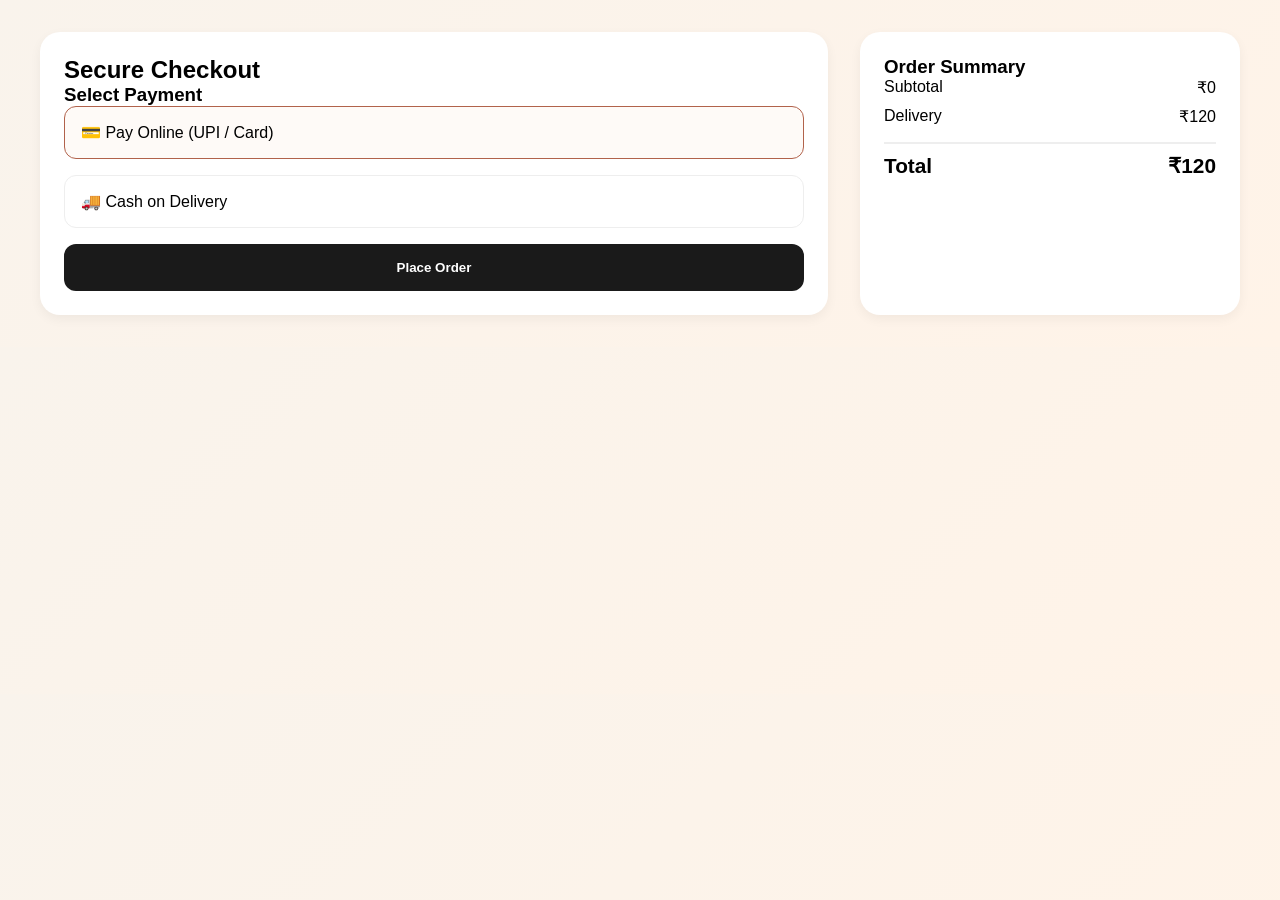
<file: checkout.html>
<!DOCTYPE html>
<html lang="en">
<head>
<meta charset="UTF-8">
<meta name="viewport" content="width=device-width, initial-scale=1.0">
<title>Checkout | RenukaKetlary</title>

<link rel="stylesheet" href="https://cdnjs.cloudflare.com/ajax/libs/font-awesome/6.6.0/css/all.min.css">

<style>
* { margin:0; padding:0; box-sizing:border-box; }

body {
    font-family: 'Inter', sans-serif;
    background: linear-gradient(135deg, #f9f3ec, #fff3e8);
}

/* NAV */
.navigator {
    background: white;
    padding: 0.5rem 2rem;
}
.logo {
    height: 50px;
}

/* LAYOUT */
.checkout-container {
    max-width: 1200px;
    margin: 2rem auto;
    display: grid;
    grid-template-columns: 1fr 380px;
    gap: 2rem;
}

/* LEFT */
.payment-section {
    background: white;
    border-radius: 20px;
    padding: 1.5rem;
    box-shadow: 0 4px 12px rgba(0,0,0,0.05);
}

.payment-option {
    border: 1px solid #eee;
    padding: 1rem;
    border-radius: 12px;
    margin-bottom: 1rem;
    cursor: pointer;
}

.payment-option.selected {
    border-color: #b1624b;
    background: #fefaf7;
}

/* RIGHT */
.order-summary {
    background: white;
    border-radius: 20px;
    padding: 1.5rem;
    box-shadow: 0 4px 12px rgba(0,0,0,0.05);
}

.cart-item {
    display:flex;
    justify-content:space-between;
    margin-bottom:10px;
}

.total-row {
    display:flex;
    justify-content:space-between;
    font-size:1.3rem;
    font-weight:700;
    margin-top:1rem;
    border-top:2px solid #eee;
    padding-top:10px;
}

/* BUTTON */
.place-order-btn {
    width:100%;
    padding:1rem;
    background:#1a1a1a;
    color:white;
    border:none;
    border-radius:12px;
    font-weight:600;
    cursor:pointer;
}

.place-order-btn:hover {
    background:#b1624b;
}
/* Responsive Styles - Mobile & Tablet */
@media (max-width: 900px) {
  .checkout-container {
    grid-template-columns: 1fr; /* Stack columns vertically */
    gap: 1.5rem;
    margin: 1rem;
  }

  /* Move order summary above payment section for better mobile UX */
  .order-summary {
    order: -1;
  }

  .payment-section,
  .order-summary {
    padding: 1.2rem;
  }
}

@media (max-width: 640px) {
  .payment-section {
    padding: 1rem;
  }

  .order-summary {
    padding: 1rem;
  }

  /* Adjust font sizes for better readability */
  h2 {
    font-size: 1.5rem;
  }

  h3 {
    font-size: 1.2rem;
  }

  .cart-item {
    font-size: 0.95rem;
    flex-wrap: wrap;
    gap: 0.25rem;
  }

  .cart-item span:first-child {
    flex: 1; /* Allow item name to take available space */
  }

  .total-row {
    font-size: 1.1rem;
  }

  .place-order-btn {
    padding: 0.9rem;
    font-size: 1rem;
  }

  .payment-option {
    padding: 0.8rem;
    font-size: 0.95rem;
  }
}

@media (max-width: 480px) {
  .checkout-container {
    margin: 0.75rem;
    gap: 1rem;
  }

  /* Stack cart item details for very narrow screens */
  .cart-item {
    flex-direction: column;
    align-items: flex-start;
    border-bottom: 1px solid #eee;
    padding-bottom: 8px;
    margin-bottom: 8px;
  }

  .cart-item span:last-child {
    align-self: flex-end;
    font-weight: 500;
  }

  .total-row {
    flex-direction: row; /* Keep row layout on total */
    justify-content: space-between;
  }

  .payment-option {
    font-size: 0.9rem;
    padding: 12px;
  }

  .place-order-btn {
    padding: 0.8rem;
  }
}

/* Extra small devices (e.g., iPhone SE, small Android) */
@media (max-width: 360px) {
  .payment-section h2 {
    font-size: 1.3rem;
  }

  .order-summary h3 {
    font-size: 1.1rem;
  }

  .cart-item {
    font-size: 0.85rem;
  }
}

</style>
</head>

<body>

<div class="checkout-container">

<!-- LEFT -->
<div class="payment-section">
<h2>Secure Checkout</h2>

<h3>Select Payment</h3>

<div id="online" class="payment-option selected">
💳 Pay Online (UPI / Card)
</div>

<div id="cod" class="payment-option">
🚚 Cash on Delivery
</div>

<button id="placeOrderBtn" class="place-order-btn">
Place Order
</button>

</div>

<!-- RIGHT -->
<div class="order-summary" id="orderSummary"></div>

</div>

<script src="https://checkout.razorpay.com/v1/checkout.js"></script>

<script>
let selectedMethod = "online";

/* PAYMENT SELECT */
document.getElementById("online").onclick = () => {
    selectedMethod = "online";
    online.classList.add("selected");
    cod.classList.remove("selected");
};

document.getElementById("cod").onclick = () => {
    selectedMethod = "cod";
    cod.classList.add("selected");
    online.classList.remove("selected");
};

/* DELIVERY CALCULATION */
function calculateDelivery(address) {
    if (!address) return 120;

    address = address.toLowerCase();

    if (address.includes("ahmedabad")) return 70;
    if (address.includes("vadodara")) return 30;
    if (address.includes("surat")) return 90;
    if (address.includes("bharuch ")) return 150;
    if (address.includes("anand")) return 100;
    if (address.includes("nadiad")) return 130;


    return 120;
}

/* LOAD CART DATA */
function loadSummary() {
    const items = JSON.parse(localStorage.getItem("orderItems")) || [];
    const subtotal = parseFloat(localStorage.getItem("orderSubtotal")) || 0;

    // 🔥 GET USER ADDRESS
    const userAddress = localStorage.getItem("customerAddress");

    // 🔥 CALCULATE DELIVERY
    const delivery = calculateDelivery(userAddress);

    const total = subtotal + delivery;

    let html = `<h3>Order Summary</h3>`;

    items.forEach(item => {
        html += `
        <div class="cart-item">
            <span>${item.name} × ${item.quantity}</span>
            <span>₹${item.price * item.quantity}</span>
        </div>`;
    });

    html += `
        <div class="cart-item">
            <span>Subtotal</span>
            <span>₹${subtotal}</span>
        </div>

        <div class="cart-item">
            <span>Delivery</span>
            <span>₹${delivery}</span>
        </div>

        <div class="total-row">
            <span>Total</span>
            <span>₹${total}</span>
        </div>
    `;

    document.getElementById("orderSummary").innerHTML = html;

    // ✅ Save updated values
    localStorage.setItem("orderShipping", delivery);
    localStorage.setItem("orderTotal", total);

    return total;
}

const totalAmount = loadSummary();

/* RAZORPAY */
function payNow(amount) {
    const options = {
        key: "rzp_live_SJ7b95GLSEQjPp",
        amount: amount * 100,
        currency: "INR",
        name: "RenukaKetlary",
        description: "Order Payment",
        handler: function () {
            alert("✅ Payment Successful!");
        },
        theme: { color: "#b1624b" }
    };

    const rzp = new Razorpay(options);
    rzp.open();
}

/* ORDER BUTTON */
document.getElementById("placeOrderBtn").onclick = () => {

    if (totalAmount <= 0) {
        alert("Cart empty");
        return;
    }

    if (selectedMethod === "online") {
        payNow(totalAmount);
    } else {
        alert("📦 Order placed with Cash on Delivery");
    }
};
</script>

</body>
</html>
</file>
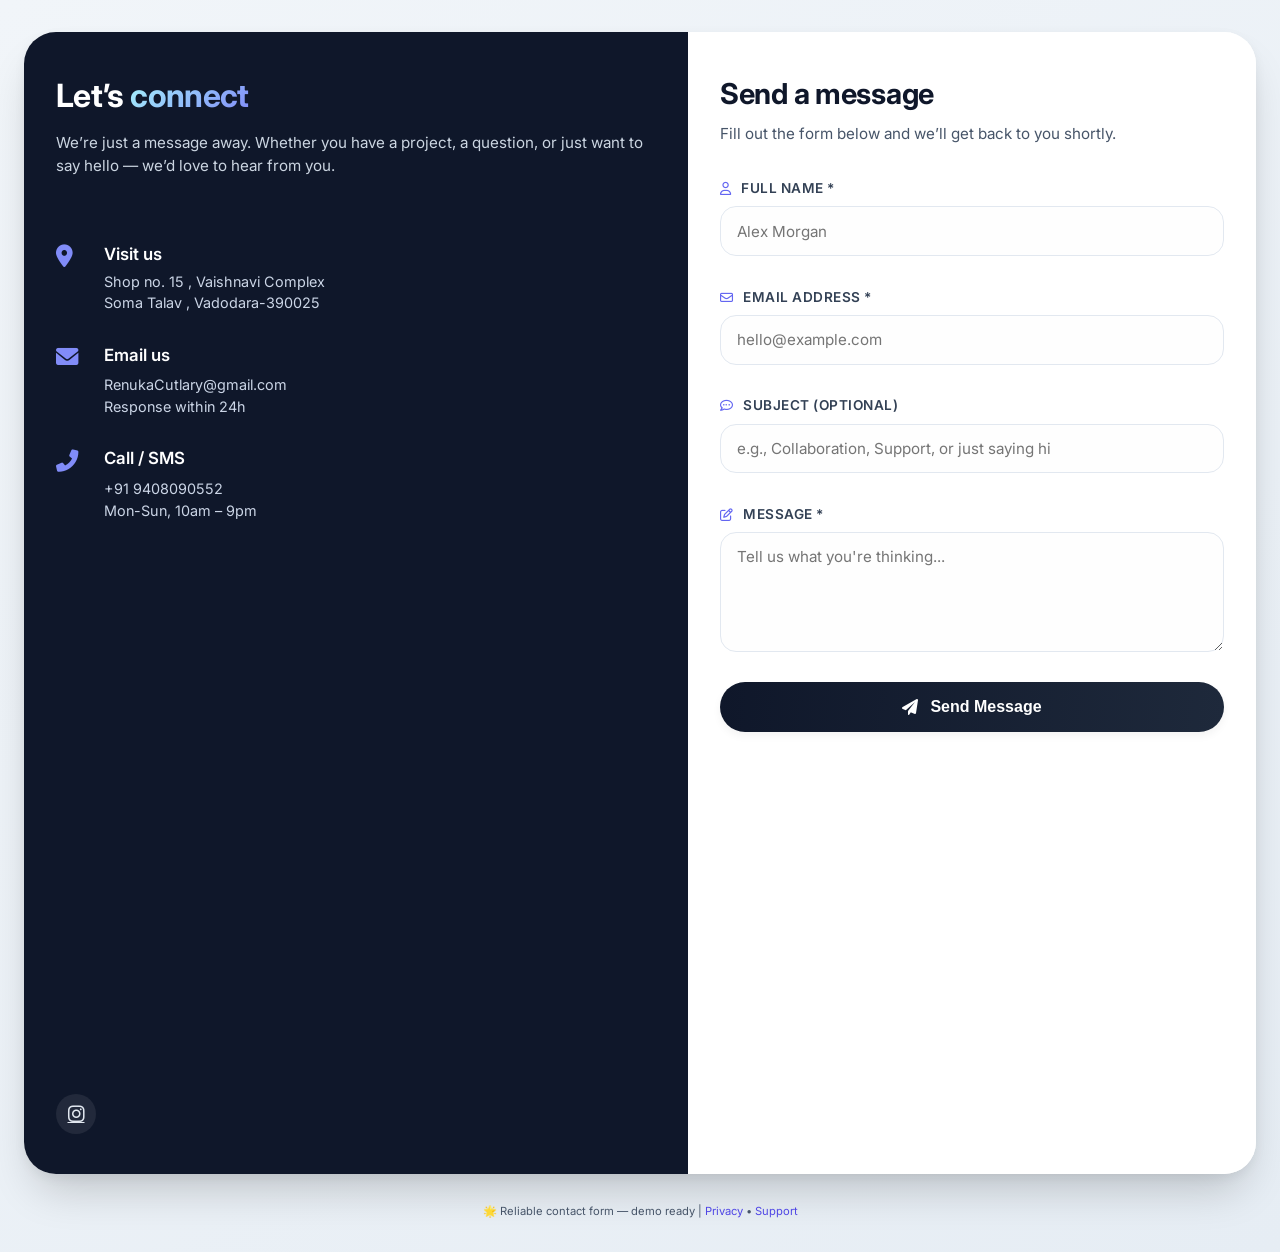
<file: Contact.html>
<!DOCTYPE html>
<html lang="en">
<head>
  <meta charset="UTF-8">
  <meta name="viewport" content="width=device-width, initial-scale=1.0, viewport-fit=cover">
  <title>Contact Us | Let’s Connect</title>
  <!-- Google Fonts + Font Awesome 6 (Free Icons) -->
  <link href="https://fonts.googleapis.com/css2?family=Inter:opsz,wght@14..32,300;14..32,400;14..32,500;14..32,600;14..32,700&display=swap" rel="stylesheet">
  <link rel="stylesheet" href="https://cdnjs.cloudflare.com/ajax/libs/font-awesome/6.0.0-beta3/css/all.min.css">
  <style>
    * {
      margin: 0;
      padding: 0;
      box-sizing: border-box;
    }

    body {
      background: linear-gradient(145deg, #f1f5f9 0%, #e6edf4 100%);
      font-family: 'Inter', sans-serif;
      line-height: 1.5;
      color: #0f172a;
      padding: 2rem 1.5rem;
      min-height: 100vh;
      display: flex;
      align-items: center;
      justify-content: center;
    }

    /* main card container */
    .contact-wrapper {
      max-width: 1280px;
      width: 100%;
      margin: 0 auto;
    }

    .contact-card {
      background: #ffffff;
      border-radius: 2rem;
      box-shadow: 0 25px 45px -12px rgba(0, 0, 0, 0.2), 0 4px 12px rgba(0, 0, 0, 0.05);
      overflow: hidden;
      transition: all 0.2s ease;
    }

    .contact-grid {
      display: grid;
      grid-template-columns: 1fr 1.2fr;
      gap: 0;
    }

    /* LEFT SIDE — contact info & socials */
    .contact-info-panel {
      background: #0f172a;
      color: #e2e8f0;
      padding: 2.5rem 2rem;
      display: flex;
      flex-direction: column;
      height: 100%;
    }

    .info-brand {
      margin-bottom: 2rem;
    }

    .info-brand h2 {
      font-size: 2rem;
      font-weight: 700;
      color: white;
      letter-spacing: -0.02em;
      margin-bottom: 0.75rem;
    }

    .info-brand .highlight {
      background: linear-gradient(135deg, #a5f3fc, #818cf8);
      background-clip: text;
      -webkit-background-clip: text;
      color: transparent;
    }

    .info-brand p {
      font-size: 0.95rem;
      color: #cbd5e1;
      line-height: 1.5;
      margin-top: 0.5rem;
    }

    .info-details {
      margin: 2rem 0 2rem 0;
      flex: 1;
    }

    .detail-item {
      display: flex;
      align-items: flex-start;
      gap: 1rem;
      margin-bottom: 1.8rem;
    }

    .detail-item i {
      font-size: 1.4rem;
      width: 2rem;
      color: #818cf8;
      margin-top: 0.2rem;
    }

    .detail-item h4 {
      font-size: 1.05rem;
      font-weight: 600;
      color: white;
      margin-bottom: 0.25rem;
    }

    .detail-item p, .detail-item a {
      font-size: 0.9rem;
      color: #cbd5e6;
      text-decoration: none;
      transition: color 0.2s;
    }

    .detail-item a:hover {
      color: #a5f3fc;
      text-decoration: underline;
    }

    .social-links {
      display: flex;
      gap: 1.4rem;
      margin-top: 1rem;
      flex-wrap: wrap;
    }

    .social-links a {
      display: inline-flex;
      align-items: center;
      justify-content: center;
      background: rgba(255, 255, 255, 0.08);
      width: 40px;
      height: 40px;
      border-radius: 40px;
      color: #e2e8f0;
      font-size: 1.2rem;
      transition: all 0.25s;
    }

    .social-links a:hover {
      background: #818cf8;
      color: white;
      transform: translateY(-3px);
    }

    /* RIGHT SIDE — form panel */
    .contact-form-panel {
      background: white;
      padding: 2.5rem 2rem;
    }

    .form-header {
      margin-bottom: 2rem;
    }

    .form-header h3 {
      font-size: 1.8rem;
      font-weight: 700;
      color: #0f172a;
      letter-spacing: -0.01em;
    }

    .form-header p {
      color: #475569;
      margin-top: 0.5rem;
      font-size: 0.95rem;
    }

    .input-group {
      margin-bottom: 1.5rem;
      display: flex;
      flex-direction: column;
    }

    .input-group label {
      font-size: 0.85rem;
      font-weight: 600;
      text-transform: uppercase;
      letter-spacing: 0.5px;
      color: #334155;
      margin-bottom: 0.5rem;
    }

    .input-group label i {
      margin-right: 0.4rem;
      color: #6366f1;
      font-size: 0.8rem;
    }

    .input-group input, 
    .input-group textarea {
      font-family: 'Inter', sans-serif;
      width: 100%;
      padding: 0.9rem 1rem;
      border: 1.5px solid #e2e8f0;
      border-radius: 1rem;
      font-size: 0.95rem;
      transition: all 0.2s ease;
      background: #fefefe;
      color: #0f172a;
    }

    .input-group input:focus, 
    .input-group textarea:focus {
      outline: none;
      border-color: #6366f1;
      box-shadow: 0 0 0 3px rgba(99, 102, 241, 0.2);
      background: white;
    }

    .input-group textarea {
      resize: vertical;
      min-height: 120px;
    }

    .error-message {
      font-size: 0.75rem;
      color: #e11d48;
      margin-top: 0.4rem;
      display: flex;
      align-items: center;
      gap: 0.3rem;
    }

    .error-message i {
      font-size: 0.7rem;
    }

    .form-status {
      margin: 1rem 0 1.2rem 0;
      padding: 0.8rem 1rem;
      border-radius: 1rem;
      font-size: 0.85rem;
      display: none;
      align-items: center;
      gap: 0.6rem;
    }

    .form-status.success {
      background: #e0f2fe;
      color: #0c4a6e;
      border-left: 4px solid #0ea5e9;
      display: flex;
    }

    .form-status.error {
      background: #ffe4e6;
      color: #9f1239;
      border-left: 4px solid #e11d48;
      display: flex;
    }

    .submit-btn {
      background: linear-gradient(95deg, #0f172a 0%, #1e293b 100%);
      color: white;
      font-weight: 600;
      padding: 1rem 1.8rem;
      font-size: 1rem;
      border: none;
      border-radius: 2rem;
      cursor: pointer;
      transition: all 0.25s;
      display: inline-flex;
      align-items: center;
      gap: 0.75rem;
      box-shadow: 0 4px 8px rgba(0, 0, 0, 0.05);
      width: 100%;
      justify-content: center;
    }

    .submit-btn i {
      font-size: 1rem;
      transition: transform 0.2s;
    }

    .submit-btn:hover {
      background: linear-gradient(95deg, #1e293b 0%, #0f172a 100%);
      transform: translateY(-2px);
      box-shadow: 0 12px 20px -12px rgba(15, 23, 42, 0.4);
    }

    .submit-btn:active {
      transform: translateY(1px);
    }

    .submit-btn:disabled {
      opacity: 0.7;
      cursor: not-allowed;
      transform: none;
    }
    .map-container {
    width: 100%;
    max-width: 1000px;
    margin: 20px auto;
    border-radius: 10px;
    overflow: hidden;
}

    /* responsive */
    @media (max-width: 880px) {
      body {
        padding: 1.2rem;
      }
      .contact-grid {
        grid-template-columns: 1fr;
      }
      .contact-info-panel {
        border-radius: 2rem 2rem 0 0;
      }
      .contact-form-panel {
        border-radius: 0 0 2rem 2rem;
      }
      .info-brand h2 {
        font-size: 1.7rem;
      }
    }

    @media (max-width: 480px) {
      .contact-info-panel, .contact-form-panel {
        padding: 1.8rem;
      }
      .detail-item {
        gap: 0.8rem;
      }
    }

    /* small decorative */
    .attribution {
      text-align: center;
      font-size: 0.7rem;
      color: #475569;
      margin-top: 1.8rem;
    }
    .attribution a {
      color: #4f46e5;
      text-decoration: none;
    }
  </style>
</head>
<body>
<div class="contact-wrapper">
  <div class="contact-card">
    <div class="contact-grid">
      <!-- LEFT: Contact info & social -->
      <div class="contact-info-panel">
        <div class="info-brand">
          <h2>Let’s <span class="highlight">connect</span></h2>
          <p>We’re just a message away. Whether you have a project, a question, or just want to say hello — we’d love to hear from you.</p>
        </div>

        <div class="info-details">
          <div class="detail-item">
            <i class="fas fa-map-marker-alt"></i>
            <div>
              <h4>Visit us</h4>
              <p>Shop no. 15 , Vaishnavi Complex <br>Soma Talav , Vadodara-390025</p>
            </div>
          </div>
          <div class="detail-item">
            <i class="fas fa-envelope"></i>
            <div>
              <h4>Email us</h4>
              <a href="mailto:hello@example.com">RenukaCutlary@gmail.com</a>
              <p>Response within 24h</p>
            </div>
          </div>
          <div class="detail-item">
            <i class="fas fa-phone-alt"></i>
            <div>
              <h4>Call / SMS</h4>
              <a href="tel:+11234567890">+91 9408090552 </a>
              <p>Mon-Sun, 10am – 9pm </p>
            </div>
          </div>
        </div>
        <div class="map-container">
    <iframe src="https://www.google.com/maps/embed?pb=!1m18!1m12!1m3!1d3692.046034201171!2d73.22996957506854!3d22.27624597970397!2m3!1f0!2f0!3f0!3m2!1i1024!2i768!4f13.1!3m3!1m2!1s0x395fc50bcc4db25f%3A0x7e48e7127390ba6a!2sRajendra%20Auto%20Garage!5e0!3m2!1sen!2sin!4v1777198730563!5m2!1sen!2sin" 
    width="600" 
    height="450" 
    style="border:0;" 
    allowfullscreen="" 
    loading="lazy" 
    referrerpolicy="no-referrer-when-downgrade">
  </iframe>
</div>

        <div class="social-links">
          <a href="#" aria-label="Instagram"><i class="fab fa-instagram"></i></a>
        </div>
      </div>

      <!-- RIGHT: Contact Form -->
      <div class="contact-form-panel">
        <div class="form-header">
          <h3>Send a message</h3>
          <p>Fill out the form below and we’ll get back to you shortly.</p>
        </div>

        <form id="contactForm" novalidate>
          <div class="input-group" id="nameGroup">
            <label><i class="far fa-user"></i> Full name *</label>
            <input type="text" id="fullName" placeholder="Alex Morgan" autocomplete="name">
            <div class="error-message" id="nameError"></div>
          </div>

          <div class="input-group" id="emailGroup">
            <label><i class="far fa-envelope"></i> Email address *</label>
            <input type="email" id="emailAddr" placeholder="hello@example.com" autocomplete="email">
            <div class="error-message" id="emailError"></div>
          </div>

          <div class="input-group" id="subjectGroup">
            <label><i class="far fa-comment-dots"></i> Subject (optional)</label>
            <input type="text" id="subjectLine" placeholder="e.g., Collaboration, Support, or just saying hi">
            <div class="error-message" id="subjectError"></div>
          </div>

          <div class="input-group" id="messageGroup">
            <label><i class="far fa-pen-to-square"></i> Message *</label>
            <textarea id="msgContent" placeholder="Tell us what you're thinking..."></textarea>
            <div class="error-message" id="messageError"></div>
          </div>

          <div class="form-status" id="formStatus"></div>

          <button type="submit" class="submit-btn" id="submitBtn">
            <i class="fas fa-paper-plane"></i> Send Message
          </button>
        </form>
      </div>
    </div>
  </div>
  <div class="attribution">
    🌟 Reliable contact form — demo ready | <a href="#">Privacy</a> • <a href="#">Support</a>
  </div>
</div>


<script>
  // Import the functions you need from the SDKs you need
import { initializeApp } from "firebase/app";
// TODO: Add SDKs for Firebase products that you want to use
// https://firebase.google.com/docs/web/setup#available-libraries

// Your web app's Firebase configuration
const firebaseConfig = {
  apiKey: "AIzaSyDtWPGZedQ2gwGYGDyJNc4-rM3LbWUsMtY",
  authDomain: "renukacutlary.firebaseapp.com",
  databaseURL: "https://renukacutlary-default-rtdb.firebaseio.com",
  projectId: "renukacutlary",
  storageBucket: "renukacutlary.firebasestorage.app",
  messagingSenderId: "822608333582",
  appId: "1:822608333582:web:044c9635805ba5125fa55f"
};

// Initialize Firebase
const app = initializeApp(firebaseConfig);
  (function() {
    // DOM elements
    const form = document.getElementById('contactForm');
    const fullNameInput = document.getElementById('fullName');
    const emailInput = document.getElementById('emailAddr');
    const subjectInput = document.getElementById('subjectLine');
    const messageInput = document.getElementById('msgContent');
    const submitBtn = document.getElementById('submitBtn');
    const formStatusDiv = document.getElementById('formStatus');

    // error containers
    const nameError = document.getElementById('nameError');
    const emailError = document.getElementById('emailError');
    const subjectError = document.getElementById('subjectError');
    const messageError = document.getElementById('messageError');

    // Helper: clear all error messages and status
    function clearErrors() {
      nameError.innerHTML = '';
      emailError.innerHTML = '';
      subjectError.innerHTML = '';
      messageError.innerHTML = '';
      
      // remove error borders styling
      document.querySelectorAll('.input-group input, .input-group textarea').forEach(field => {
        field.style.borderColor = '#e2e8f0';
      });
    }

    // Helper: set field error style and message
    function setFieldError(fieldId, errorMsg, errorElement) {
      const field = document.getElementById(fieldId);
      if (field) field.style.borderColor = '#e11d48';
      if (errorElement) errorElement.innerHTML = errorMsg ? `<i class="fas fa-exclamation-circle"></i> ${errorMsg}` : '';
    }

    // validation logic
    function validateForm() {
      let isValid = true;
      clearErrors();

      // 1. Full name (required, at least 2 letters)
      const name = fullNameInput.value.trim();
      if (name === '') {
        setFieldError('fullName', 'Full name is required', nameError);
        isValid = false;
      } else if (name.length < 2) {
        setFieldError('fullName', 'Name must be at least 2 characters', nameError);
        isValid = false;
      } else if (!/^[a-zA-Z\u00C0-\u00FF\s.'-]+$/.test(name)) {
        setFieldError('fullName', 'Use letters, spaces, or simple punctuation', nameError);
        isValid = false;
      } else {
        document.getElementById('fullName').style.borderColor = '#e2e8f0';
      }

      // 2. Email (required + valid format)
      const email = emailInput.value.trim();
      const emailRegex = /^[^\s@]+@([^\s@]+\.)+[^\s@]+$/;
      if (email === '') {
        setFieldError('emailAddr', 'Email address is required', emailError);
        isValid = false;
      } else if (!emailRegex.test(email)) {
        setFieldError('emailAddr', 'Enter a valid email (e.g., name@domain.com)', emailError);
        isValid = false;
      } else {
        document.getElementById('emailAddr').style.borderColor = '#e2e8f0';
      }

      // 3. Subject (optional - but we can trim but no error if empty, but we do minimal sanitization)
      const subject = subjectInput.value.trim();
      if (subject.length > 100) {
        setFieldError('subjectLine', 'Subject must be under 100 characters', subjectError);
        isValid = false;
      } else {
        document.getElementById('subjectLine').style.borderColor = '#e2e8f0';
        subjectError.innerHTML = '';
      }

      // 4. Message (required, at least 10 chars for meaningful message)
      const message = messageInput.value.trim();
      if (message === '') {
        setFieldError('msgContent', 'Message cannot be empty', messageError);
        isValid = false;
      } else if (message.length < 5) {
        setFieldError('msgContent', 'Message must be at least 5 characters', messageError);
        isValid = false;
      } else {
        document.getElementById('msgContent').style.borderColor = '#e2e8f0';
      }

      return isValid;
    }

    // simulate async send (demo) — clear form, show success
    function simulateSendMessage(formData) {
      return new Promise((resolve) => {
        setTimeout(() => {
          console.log('📨 Demo message sent:', formData);
          resolve(true);
        }, 800);
      });
    }

    // reset form fields after successful send
    function resetFormFields() {
      fullNameInput.value = '';
      emailInput.value = '';
      subjectInput.value = '';
      messageInput.value = '';
      // clear any leftover border styles
      [fullNameInput, emailInput, subjectInput, messageInput].forEach(field => {
        field.style.borderColor = '#e2e8f0';
      });
    }

    // show status message
    function showStatus(message, type) {
      formStatusDiv.innerHTML = '';
      const icon = type === 'success' ? '<i class="fas fa-check-circle"></i>' : '<i class="fas fa-exclamation-triangle"></i>';
      formStatusDiv.innerHTML = `${icon} ${message}`;
      formStatusDiv.className = `form-status ${type}`;
      
      // auto hide after 5 sec for success, but keep error until new attempt
      if (type === 'success') {
        setTimeout(() => {
          if (formStatusDiv.classList.contains('success')) {
            formStatusDiv.style.display = 'none';
            formStatusDiv.className = 'form-status';
          }
        }, 5000);
      } else {
        // error: scroll into view? optional
        setTimeout(() => {
          formStatusDiv.scrollIntoView({ behavior: 'smooth', block: 'nearest' });
        }, 100);
      }
    }

    // main submit handler
    async function handleSubmit(e) {
      e.preventDefault();
      
      // clear previous status (but keep hidden)
      formStatusDiv.style.display = 'none';
      formStatusDiv.className = 'form-status';
      
      // validate fields
      const valid = validateForm();
      if (!valid) {
        // show brief error summary at top
        showStatus('Please fix the highlighted fields before sending.', 'error');
        formStatusDiv.style.display = 'flex';
        return;
      }
      
      // disable button to avoid double submit
      submitBtn.disabled = true;
      const originalBtnText = submitBtn.innerHTML;
      submitBtn.innerHTML = '<i class="fas fa-spinner fa-pulse"></i> Sending...';
      
      // gather data
      const payload = {
        name: fullNameInput.value.trim(),
        email: emailInput.value.trim(),
        subject: subjectInput.value.trim() || '(no subject)',
        message: messageInput.value.trim(),
        timestamp: new Date().toISOString()
      };
      
      try {
        await simulateSendMessage(payload);
        // success flow
        resetFormFields();
        showStatus('✨ Message sent successfully! We’ll reach out soon.', 'success');
        formStatusDiv.style.display = 'flex';
        // optional: clear any lingering error messages
        clearErrors();
      } catch (err) {
        console.error(err);
        showStatus('Oops! Something went wrong. Please try again later.', 'error');
        formStatusDiv.style.display = 'flex';
      } finally {
        submitBtn.disabled = false;
        submitBtn.innerHTML = originalBtnText;
        // smooth scroll to status if needed
        if (formStatusDiv.style.display === 'flex') {
          formStatusDiv.scrollIntoView({ behavior: 'smooth', block: 'center' });
        }
      }
    }
    
    // attach event listener
    form.addEventListener('submit', handleSubmit);
    
    // live clear of individual field error when user starts typing (UX improvement)
    const clearFieldErrorOnInput = (inputId, errorElement, fieldElement) => {
      const input = document.getElementById(inputId);
      if (input) {
        input.addEventListener('input', function() {
          if (errorElement) errorElement.innerHTML = '';
          this.style.borderColor = '#e2e8f0';
          // also hide global status if visible & was error? just optional
          if (formStatusDiv.classList.contains('error')) {
            formStatusDiv.style.display = 'none';
            formStatusDiv.className = 'form-status';
          }
        });
      }
    };
    
    clearFieldErrorOnInput('fullName', nameError, fullNameInput);
    clearFieldErrorOnInput('emailAddr', emailError, emailInput);
    clearFieldErrorOnInput('subjectLine', subjectError, subjectInput);
    clearFieldErrorOnInput('msgContent', messageError, messageInput);
    
    // optional: prevent browser default validation bubble
    form.setAttribute('novalidate', 'true');
  })();
</script>
</body>
</html>
</file>
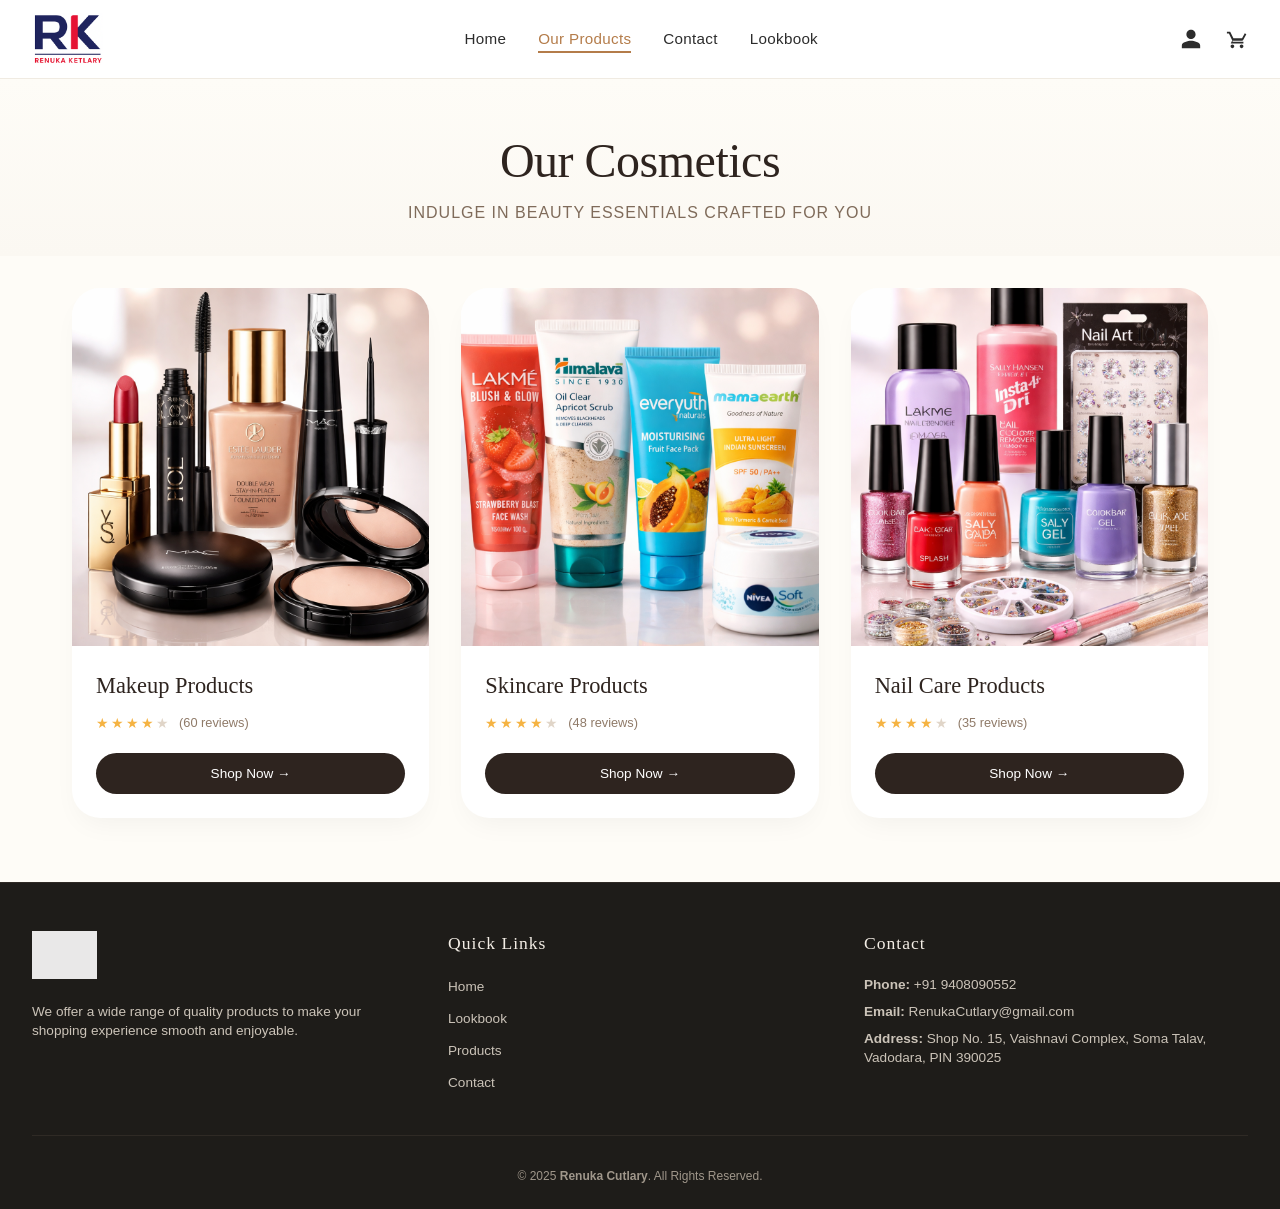
<file: Cosmetics.html>
<!DOCTYPE html>
<html lang="en">
<head>
    <meta charset="UTF-8">
    <meta name="viewport" content="width=device-width, initial-scale=1.0">
    <title>Renuka Cutlary | Cosmetics</title>
    <link rel="stylesheet" href="https://cdnjs.cloudflare.com/ajax/libs/font-awesome/6.6.0/css/all.min.css">
    <style>
        * {
            margin: 0;
            padding: 0;
            box-sizing: border-box;
        }

        body {
            background: #fefcf7;
            font-family: 'Inter', sans-serif;
            color: #1e1e1e;
            line-height: 1.4;
        }

        /* ========== HEADER ========== */
        header {
            background: #ffffff;
            border-bottom: 1px solid #f0ebe2;
            position: sticky;
            top: 0;
            z-index: 1000;
            backdrop-filter: blur(2px);
            background: rgba(255, 255, 255, 0.96);
        }

        .nav-bar {
            max-width: 1400px;
            margin: 0 auto;
            padding: 0.8rem 2rem;
            display: flex;
            align-items: center;
            justify-content: space-between;
            flex-wrap: wrap;
        }

        .logo {
            height: 52px;
            width: auto;
            object-fit: contain;
            transition: transform 0.2s ease;
        }

        .logo:hover {
            transform: scale(1.02);
        }

        .menu-links {
            display: flex;
            align-items: center;
            gap: 2rem;
            list-style: none;
        }

        .menu-links li a {
            text-decoration: none;
            font-weight: 500;
            font-size: 0.95rem;
            letter-spacing: 0.3px;
            color: #2c2c2c;
            transition: color 0.25s ease;
            position: relative;
        }

        .menu-links li a:hover,
        .menu-links li a.active {
            color: #b47c4a;
        }

        .menu-links li a::after {
            content: '';
            position: absolute;
            width: 0;
            height: 2px;
            bottom: -6px;
            left: 0;
            background-color: #b47c4a;
            transition: width 0.25s ease;
        }

        .menu-links li a:hover::after,
        .menu-links li a.active::after {
            width: 100%;
        }

        .nav-icons {
            display: flex;
            align-items: center;
            gap: 1.5rem;
        }

        .icon {
            display: inline-flex;
            align-items: center;
            justify-content: center;
            transition: transform 0.2s, color 0.2s;
            color: #2c2c2c;
        }

        .icon svg {
            fill: currentColor;
        }

        .icon:hover {
            transform: translateY(-2px);
            color: #b47c4a;
        }

        /* hide checkbox & mobile toggles by default */
        #check, .open-menu, .close-menu {
            display: none;
        }

        /* ========== PAGE TITLE ========== */
        .page-header {
            text-align: center;
            padding: 3rem 2rem 2rem;
            background: linear-gradient(to bottom, #fefcf7, #fbf8f2);
        }

        .page-header h1 {
            font-family: 'Playfair Display', serif;
            font-size: 3rem;
            font-weight: 500;
            color: #2e241f;
            letter-spacing: -0.5px;
            margin-bottom: 0.5rem;
        }

        .page-header p {
            font-size: 1rem;
            color: #7f6b5a;
            letter-spacing: 1px;
            text-transform: uppercase;
            font-weight: 400;
        }

        /* ========== PRODUCT GRID ========== */
        .products-grid {
            max-width: 1200px;
            margin: 2rem auto 4rem;
            padding: 0 2rem;
            display: grid;
            grid-template-columns: repeat(auto-fit, minmax(300px, 1fr));
            gap: 2rem;
        }

        .card {
            background: #ffffff;
            border-radius: 28px;
            overflow: hidden;
            box-shadow: 0 12px 28px -8px rgba(0, 0, 0, 0.05);
            transition: all 0.3s cubic-bezier(0.2, 0.9, 0.4, 1.1);
            cursor: pointer;
        }

        .card:hover {
            transform: translateY(-8px);
            box-shadow: 0 24px 40px -12px rgba(0, 0, 0, 0.2);
        }

        .media {
            position: relative;
            overflow: hidden;
            aspect-ratio: 1 / 1;
        }

        .media img {
            width: 100%;
            height: 100%;
            object-fit: cover;
            transition: transform 0.6s ease;
        }

        .card:hover .media img {
            transform: scale(1.05);
        }

        .card-body {
            padding: 1.5rem;
        }

        .product-title {
            font-family: 'Playfair Display', serif;
            font-size: 1.4rem;
            font-weight: 500;
            color: #2e241f;
            margin-bottom: 0.5rem;
        }

        .rating {
            display: flex;
            align-items: center;
            gap: 0.5rem;
            margin: 0.75rem 0;
        }

        .stars {
            color: #f5b342;
            font-size: 0.9rem;
            letter-spacing: 2px;
        }

        .star-empty {
            color: #e0d5c8;
        }

        .review-count {
            font-size: 0.8rem;
            color: #8f7a68;
        }

        .price {
            margin: 1rem 0;
            font-size: 1.1rem;
            font-weight: 600;
        }

        .old-price {
            text-decoration: line-through;
            color: #b59e86;
            margin-right: 0.75rem;
            font-weight: 400;
        }

        .new-price {
            color: #b47c4a;
            font-size: 1.2rem;
        }

        .btn {
            display: inline-block;
            background: #2e241f;
            color: white;
            border: none;
            padding: 0.7rem 1.5rem;
            border-radius: 40px;
            font-weight: 500;
            font-size: 0.85rem;
            cursor: pointer;
            transition: all 0.2s ease;
            text-decoration: none;
            text-align: center;
            width: 100%;
            margin-top: 0.5rem;
        }

        .btn:hover {
            background: #b47c4a;
            transform: translateY(-2px);
        }

        /* ========== FOOTER (exactly as requested) ========== */
        .site-footer {
            background: #1e1c19;
            color: #e5dfd7;
            padding: 3rem 2rem 1.5rem;
            margin-top: 2rem;
            border-top: 1px solid #2f2a25;
        }

        .footer-container {
            max-width: 1400px;
            margin: 0 auto;
            display: flex;
            flex-wrap: wrap;
            justify-content: space-between;
            gap: 2rem;
        }

        .footer-column {
            flex: 1;
            min-width: 200px;
        }

        .footer-logo {
            height: 48px;
            width: auto;
            margin-bottom: 1rem;
            filter: brightness(0) invert(1);
            opacity: 0.9;
        }

        .footer-text {
            font-size: 0.85rem;
            line-height: 1.5;
            color: #cbc3b8;
        }

        .footer-column h3 {
            font-family: 'Playfair Display', serif;
            font-size: 1.1rem;
            letter-spacing: 1px;
            margin-bottom: 1.2rem;
            font-weight: 500;
            color: #f3ede5;
        }

        .footer-column ul {
            list-style: none;
            padding: 0;
        }

        .footer-column ul li {
            margin-bottom: 0.6rem;
        }

        .footer-column ul li a {
            color: #cbc3b8;
            text-decoration: none;
            font-size: 0.85rem;
            transition: color 0.2s;
        }

        .footer-column ul li a:hover {
            color: #d9af7a;
        }

        .footer-column p {
            font-size: 0.85rem;
            margin-bottom: 0.5rem;
            color: #cbc3b8;
            line-height: 1.4;
        }

        .footer-bottom {
            text-align: center;
            padding-top: 2rem;
            margin-top: 2rem;
            border-top: 1px solid #2f2a25;
            font-size: 0.75rem;
            color: #a0978b;
        }

        /* ========== RESPONSIVE ========== */
        @media screen and (max-width: 850px) {
            .open-menu, .close-menu {
                display: block;
                font-size: 1.6rem;
                cursor: pointer;
                color: #2c2c2c;
            }
            .menu-links {
                position: fixed;
                top: 0;
                right: -100%;
                width: 280px;
                height: 100vh;
                background: #fffffffa;
                backdrop-filter: blur(10px);
                flex-direction: column;
                justify-content: center;
                align-items: center;
                gap: 2rem;
                box-shadow: -8px 0 24px rgba(0,0,0,0.05);
                transition: 0.4s ease;
                z-index: 2000;
                padding: 2rem 1rem;
                list-style: none;
            }
            .menu-links li a {
                font-size: 1.2rem;
            }
            .close-menu {
                position: absolute;
                top: 1.5rem;
                right: 1.8rem;
            }
            #check:checked ~ .menu-links {
                right: 0;
            }
            .nav-icons {
                margin-left: auto;
                gap: 1rem;
            }
            .nav-bar {
                padding: 0.8rem 1.5rem;
            }
            .logo {
                height: 42px;
            }
            .footer-container {
                flex-direction: column;
                gap: 1.5rem;
            }
        }

        @media screen and (max-width: 550px) {
            .products-grid {
                padding: 0 1rem;
                gap: 1.2rem;
            }
            .page-header h1 {
                font-size: 2.2rem;
            }
        }
    </style>
</head>
<body>

<header>
    <div class="nav-bar">
        <img class="logo" src="ChatGPT Image Oct 28, 2025, 10_45_34 AM.png" alt="Renuka Cutlary Logo">
        <input type="checkbox" id="check">
        <ul class="menu-links">
            <li><a href="index.html">Home</a></li>
            <li><a href="Products.html" class="active">Our Products</a></li>
            <li><a href="Contact.html">Contact</a></li>
            <li><a href="lookbook.html">Lookbook</a></li>
            <label for="check" class="close-menu"><i class="fas fa-times"></i></label>
        </ul>
        <div class="nav-icons">
            <a href="login.html" class="icon" title="Login">
                <svg viewBox="0 0 24 24" width="22" height="22" fill="currentColor">
                    <path d="M12 12c2.7 0 5-2.3 5-5s-2.3-5-5-5-5 2.3-5 5 2.3 5 5 5zm0 2c-3.3 0-10 1.7-10 5v3h20v-3c0-3.3-6.7-5-10-5z"/>
                </svg>
            </a>
            <a href="cart.html" class="icon" title="Cart">
                <svg viewBox="0 0 24 24" width="22" height="22" fill="currentColor">
                    <path d="M7 18c-1.1 0-2 .9-2 2s.9 2 2 2 2-.9 2-2-.9-2-2-2zm10 0c-1.1 0-2 .9-2 2s.9 2 2 2 2-.9 2-2-.9-2-2-2zM7.2 14h9.9c.8 0 1.5-.5 1.8-1.2l3.3-6.1-1.7-.9-3 5.5H8.1L4.6 4H1v2h2.2l3.6 7.6-1.3 2.4C4.8 16.4 5.4 17 6.1 17H19v-2H7.2z"/>
                </svg>
            </a>
            <label for="check" class="open-menu"><i class="fas fa-bars"></i></label>
        </div>
    </div>
</header>

<main>
    <div class="page-header">
        <h1>Our Cosmetics</h1>
        <p>Indulge in beauty essentials crafted for you</p>
    </div>

    <div class="products-grid">
        <!-- Makeup Product Card -->
        <article class="card">
            <div class="media">
                <a href="Makeup.html">
                    <img src="MAKEUP IMG.png" alt="Luxury Makeup Collection">
                </a>
            </div>
            <div class="card-body">
                <h2 class="product-title">Makeup Products</h2>
                <div class="rating">
                    <span class="stars">★★★★<span class="star-empty">★</span></span>
                    <span class="review-count">(60 reviews)</span>
                </div>

                <a href="Makeup.html" class="btn">Shop Now →</a>
            </div>
        </article>

        <!-- Skincare Product Card -->
        <article class="card">
            <div class="media">
                <a href="Skincare.html">
                    <img src="SKINCARE IMG.png" alt="Premium Skincare Range">
                </a>
            </div>
            <div class="card-body">
                <h2 class="product-title">Skincare Products</h2>
                <div class="rating">
                    <span class="stars">★★★★<span class="star-empty">★</span></span>
                    <span class="review-count">(48 reviews)</span>
                </div>
                <a href="Skincare.html" class="btn">Shop Now →</a>
            </div>
        </article>

        <!-- Nail Care Product Card -->
        <article class="card">
            <div class="media">
                <a href="Nailcare.html">
                    <img src="NAILIMG.png" alt="Professional Nail Care">
                </a>
            </div>
            <div class="card-body">
                <h2 class="product-title">Nail Care Products</h2>
                <div class="rating">
                    <span class="stars">★★★★<span class="star-empty">★</span></span>
                    <span class="review-count">(35 reviews)</span>
                </div>

                <a href="Nailcare.html" class="btn">Shop Now →</a>
            </div>
        </article>
    </div>
</main>

<footer class="site-footer">
    <div class="footer-container">
        <div class="footer-column">
            <img class="footer-logo" src="ChatGPT Image Oct 28, 2025, 10_45_34 AM.png" alt="Renuka Cutlary Logo">
            <p class="footer-text">
                We offer a wide range of quality products to make your shopping experience smooth and enjoyable.
            </p>
        </div>
        <div class="footer-column">
            <h3>Quick Links</h3>
            <ul>
                <li><a href="index.html">Home</a></li>
                <li><a href="lookbook.html">Lookbook</a></li>
                <li><a href="Products.html">Products</a></li>
                <li><a href="Contact.html">Contact</a></li>
            </ul>
        </div>
        <div class="footer-column">
            <h3>Contact</h3>
            <p><strong>Phone:</strong> +91 9408090552</p>
            <p><strong>Email:</strong> RenukaCutlary@gmail.com</p>
            <p><strong>Address:</strong> Shop No. 15, Vaishnavi Complex, Soma Talav, Vadodara, PIN 390025</p>
        </div>
    </div>
    <div class="footer-bottom">
        <p>© 2025 <strong>Renuka Cutlary</strong>. All Rights Reserved.</p>
    </div>
</footer>

<!-- simple script for smooth interactions (optional) -->
<script>
    // Optional: add any interactive behaviors if needed
    document.querySelectorAll('.card').forEach(card => {
        card.addEventListener('click', (e) => {
            // Prevent click if the link or button was directly clicked
            if (e.target.tagName === 'A' || e.target.closest('a')) return;
            const link = card.querySelector('.media a');
            if (link) window.location.href = link.href;
        });
    });
</script>
</body>
</html>
</file>
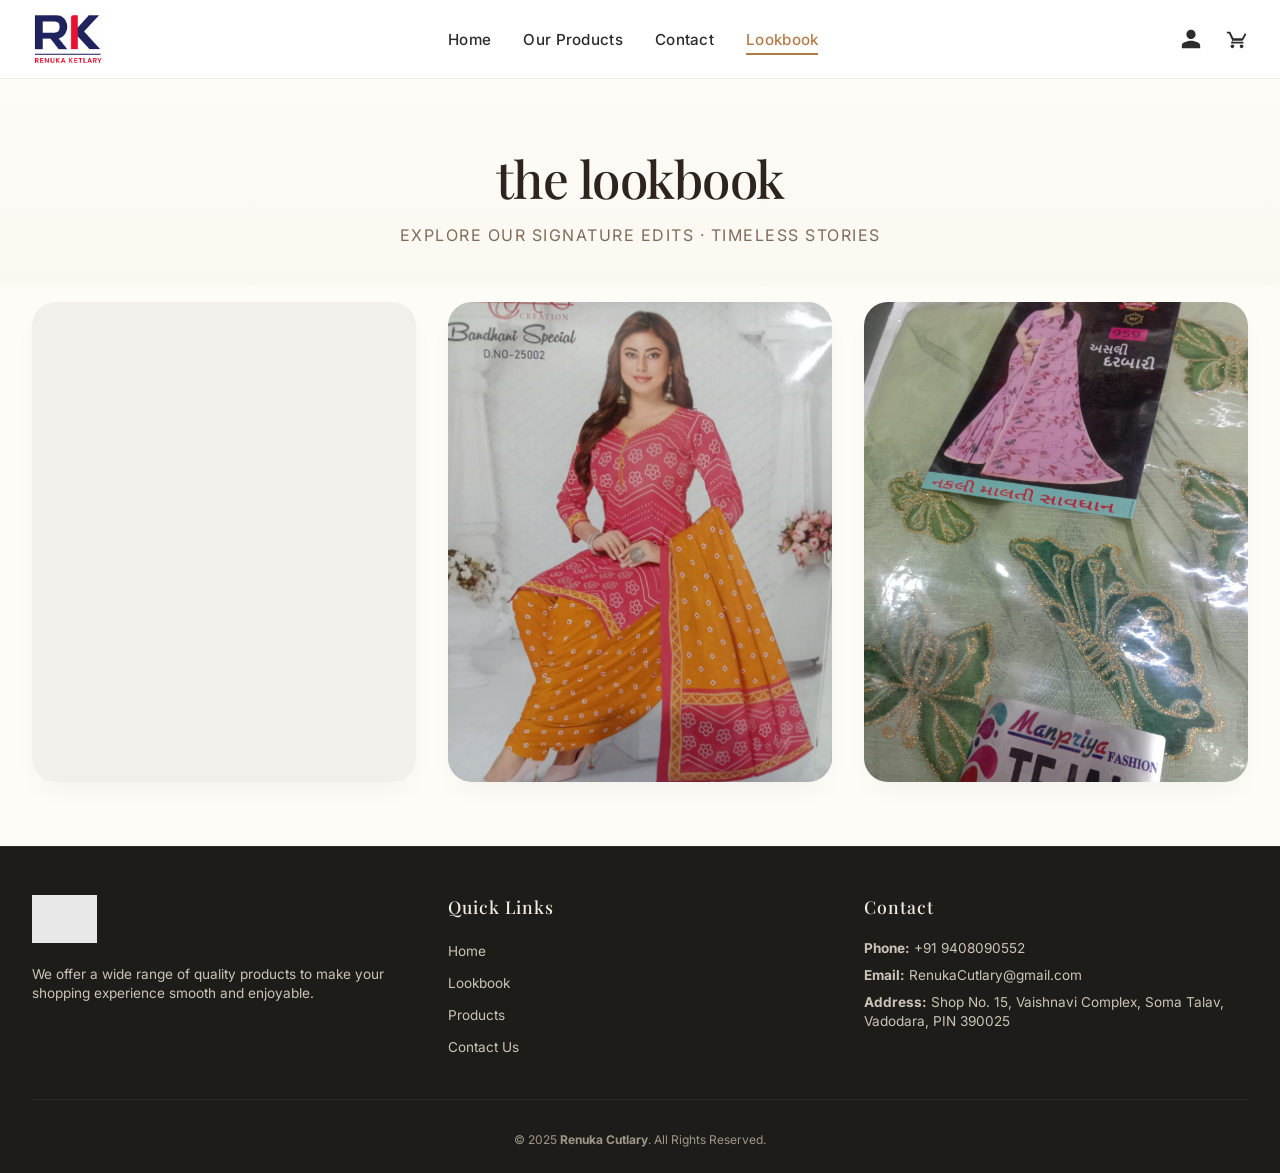
<file: lookbook.html>
<!DOCTYPE html>
<html lang="en">
<head>
  <meta charset="UTF-8">
  <meta name="viewport" content="width=device-width, initial-scale=1.0, viewport-fit=cover">
  <title>Lookbook | Renuka Cutlary</title>
  <!-- Google Fonts & Font Awesome 6 -->
  <link href="https://fonts.googleapis.com/css2?family=Inter:opsz,wght@14..32,300;14..32,400;14..32,500;14..32,600;14..32,700&family=Playfair+Display:ital,wght@0,400;0,500;0,600;1,400&display=swap" rel="stylesheet">
  <link rel="stylesheet" href="https://cdnjs.cloudflare.com/ajax/libs/font-awesome/6.0.0-beta3/css/all.min.css">
  <style>
    * {
      margin: 0;
      padding: 0;
      box-sizing: border-box;
    }

    body {
      background: #fefcf7;
      font-family: 'Inter', sans-serif;
      color: #1e1e1e;
      line-height: 1.4;
      scroll-behavior: smooth;
    }

    /* refined header with logo only */
    header {
      background: #ffffff;
      border-bottom: 1px solid #f0ebe2;
      position: sticky;
      top: 0;
      z-index: 1000;
      backdrop-filter: blur(2px);
      background: rgba(255, 255, 255, 0.96);
    }

    .nav-bar {
      max-width: 1400px;
      margin: 0 auto;
      padding: 0.8rem 2rem;
      display: flex;
      align-items: center;
      justify-content: space-between;
      flex-wrap: wrap;
    }

    /* brand container: only logo */
    .brand-container {
      display: flex;
      align-items: center;
    }

    .brand-logo-img {
      height: 52px;
      width: auto;
      object-fit: contain;
      transition: transform 0.2s ease;
    }

    .brand-logo-img:hover {
      transform: scale(1.02);
    }

    /* desktop menu */
    .menu-links {
      display: flex;
      align-items: center;
      gap: 2rem;
      list-style: none;
    }

    .menu-links li a {
      text-decoration: none;
      font-weight: 500;
      font-size: 0.95rem;
      letter-spacing: 0.3px;
      color: #2c2c2c;
      transition: color 0.25s ease;
      position: relative;
    }

    .menu-links li a:hover,
    .menu-links li a.active-nav {
      color: #b47c4a;
    }

    .menu-links li a::after {
      content: '';
      position: absolute;
      width: 0;
      height: 2px;
      bottom: -6px;
      left: 0;
      background-color: #b47c4a;
      transition: width 0.25s ease;
    }

    .menu-links li a:hover::after,
    .menu-links li a.active-nav::after {
      width: 100%;
    }

    /* nav icons */
    .nav-icons {
      display: flex;
      align-items: center;
      gap: 1.5rem;
      margin-left: 1rem;
    }

    .icon {
      display: inline-flex;
      align-items: center;
      justify-content: center;
      transition: transform 0.2s, color 0.2s;
      color: #2c2c2c;
    }

    .icon svg {
      fill: currentColor;
      transition: fill 0.2s;
    }

    .icon:hover {
      transform: translateY(-2px);
      color: #b47c4a;
    }

    #check, .open-menu, .close-menu {
      display: none;
    }

    /* page title */
    .title {
      text-align: center;
      padding: 4rem 2rem 2.5rem;
      background: linear-gradient(to bottom, #fefcf7, #fbf8f2);
    }

    .title h1 {
      font-family: 'Playfair Display', serif;
      font-size: 3.2rem;
      font-weight: 500;
      color: #2e241f;
      letter-spacing: -0.5px;
      margin-bottom: 0.6rem;
      animation: fadeUp 0.6s ease-out;
    }

    .title p {
      font-size: 1rem;
      color: #7f6b5a;
      letter-spacing: 1.5px;
      text-transform: uppercase;
      font-weight: 400;
    }

    @keyframes fadeUp {
      0% { opacity: 0; transform: translateY(20px); }
      100% { opacity: 1; transform: translateY(0); }
    }

    /* LOOKBOOK GRID */
    .lookbook-grid {
      max-width: 1400px;
      margin: 1rem auto 4rem;
      padding: 0 2rem;
      display: grid;
      grid-template-columns: repeat(auto-fill, minmax(340px, 1fr));
      gap: 2rem;
    }

    .item {
      position: relative;
      border-radius: 24px;
      overflow: hidden;
      background: #ffffff;
      box-shadow: 0 12px 28px -8px rgba(0, 0, 0, 0.05);
      transition: all 0.4s cubic-bezier(0.2, 0.9, 0.4, 1.1);
      aspect-ratio: 4 / 5;
      cursor: pointer;
    }

    .item:hover {
      transform: translateY(-8px);
      box-shadow: 0 24px 40px -12px rgba(0, 0, 0, 0.2);
    }

    .item-link {
      display: block;
      width: 100%;
      height: 100%;
      text-decoration: none;
    }

    .item img,
    .item video {
      width: 100%;
      height: 100%;
      object-fit: cover;
      display: block;
      transition: transform 0.6s ease;
    }

    .item:hover img,
    .item:hover video {
      transform: scale(1.03);
    }

    .item::after {
      content: '';
      position: absolute;
      top: 0;
      left: 0;
      width: 100%;
      height: 100%;
      background: linear-gradient(0deg, rgba(0,0,0,0.2) 0%, rgba(0,0,0,0) 60%);
      opacity: 0;
      transition: opacity 0.4s ease;
      pointer-events: none;
      z-index: 1;
    }

    .item:hover::after {
      opacity: 1;
    }

    .item-caption {
      position: absolute;
      bottom: 20px;
      left: 20px;
      z-index: 2;
      background: rgba(255, 255, 255, 0.9);
      backdrop-filter: blur(6px);
      padding: 0.4rem 1rem;
      border-radius: 40px;
      font-size: 0.75rem;
      font-weight: 600;
      letter-spacing: 0.5px;
      text-transform: uppercase;
      color: #2c241f;
      pointer-events: none;
      transform: translateY(10px);
      opacity: 0;
      transition: transform 0.3s ease, opacity 0.3s ease;
    }

    .item:hover .item-caption {
      transform: translateY(0);
      opacity: 1;
    }

    video {
      background-color: #f3efea;
    }

    /* ========== FOOTER (exactly as requested) ========== */
    .site-footer {
      background: #1e1c19;
      color: #e5dfd7;
      padding: 3rem 2rem 1.5rem;
      margin-top: 3rem;
      border-top: 1px solid #2f2a25;
    }

    .footer-container {
      max-width: 1400px;
      margin: 0 auto;
      display: flex;
      flex-wrap: wrap;
      justify-content: space-between;
      gap: 2rem;
    }

    .footer-column {
      flex: 1;
      min-width: 200px;
    }

    .footer-logo {
      height: 48px;
      width: auto;
      margin-bottom: 1rem;
      filter: brightness(0) invert(1);
      opacity: 0.9;
    }

    .footer-text {
      font-size: 0.85rem;
      line-height: 1.5;
      color: #cbc3b8;
    }

    .footer-column h3 {
      font-family: 'Playfair Display', serif;
      font-size: 1.1rem;
      letter-spacing: 1px;
      margin-bottom: 1.2rem;
      font-weight: 500;
      color: #f3ede5;
    }

    .footer-column ul {
      list-style: none;
      padding: 0;
    }

    .footer-column ul li {
      margin-bottom: 0.6rem;
    }

    .footer-column ul li a {
      color: #cbc3b8;
      text-decoration: none;
      font-size: 0.85rem;
      transition: color 0.2s;
    }

    .footer-column ul li a:hover {
      color: #d9af7a;
    }

    .footer-column p {
      font-size: 0.85rem;
      margin-bottom: 0.5rem;
      color: #cbc3b8;
      line-height: 1.4;
    }

    .footer-bottom {
      text-align: center;
      padding-top: 2rem;
      margin-top: 2rem;
      border-top: 1px solid #2f2a25;
      font-size: 0.75rem;
      color: #a0978b;
    }

    /* responsive */
    @media screen and (max-width: 992px) {
      .lookbook-grid { gap: 1.5rem; grid-template-columns: repeat(auto-fill, minmax(300px, 1fr)); }
      .title h1 { font-size: 2.6rem; }
    }

    @media screen and (max-width: 850px) {
      .open-menu, .close-menu {
        display: block;
        font-size: 1.6rem;
        cursor: pointer;
        color: #2c2c2c;
      }
      .menu-links {
        position: fixed;
        top: 0;
        right: -100%;
        width: 280px;
        height: 100vh;
        background: #fffffffa;
        backdrop-filter: blur(10px);
        flex-direction: column;
        justify-content: center;
        align-items: center;
        gap: 2rem;
        box-shadow: -8px 0 24px rgba(0,0,0,0.05);
        transition: 0.4s ease;
        z-index: 2000;
        padding: 2rem 1rem;
        list-style: none;
      }
      .menu-links li a { font-size: 1.2rem; }
      .close-menu {
        position: absolute;
        top: 1.5rem;
        right: 1.8rem;
      }
      #check:checked ~ .menu-links { right: 0; }
      .nav-icons { margin-left: auto; gap: 1rem; }
      .nav-bar { padding: 0.8rem 1.5rem; }
      .brand-logo-img { height: 42px; }
      .footer-container { flex-direction: column; gap: 1.5rem; }
    }

    @media screen and (max-width: 550px) {
      .lookbook-grid { padding: 0 1.2rem; gap: 1.2rem; grid-template-columns: 1fr; }
      .title { padding: 2.5rem 1rem 1.8rem; }
      .title h1 { font-size: 2rem; }
      .title p { font-size: 0.85rem; }
    }

    /* fade-in animation */
    .item {
      animation: appear 0.5s backwards;
    }
    .item:nth-child(1) { animation-delay: 0.05s; }
    .item:nth-child(2) { animation-delay: 0.1s; }
    .item:nth-child(3) { animation-delay: 0.15s; }
    .item:nth-child(4) { animation-delay: 0.2s; }
    .item:nth-child(5) { animation-delay: 0.25s; }
    .item:nth-child(6) { animation-delay: 0.3s; }

    @keyframes appear {
      0% { opacity: 0; transform: scale(0.96); }
      100% { opacity: 1; transform: scale(1); }
    }
  </style>
</head>
<body>

<header>
  <div class="nav-bar">
    <!-- Brand: only logo -->
    <div class="brand-container">
      <img class="brand-logo-img" src="ChatGPT Image Oct 28, 2025, 10_45_34 AM.png" alt="Renuka Cutlary Logo">
    </div>

    <input type="checkbox" id="check">
    <ul class="menu-links">
      <li><a href="index.html">Home</a></li>
      <li><a href="Products.html">Our Products</a></li>
      <li><a href="Contact.html">Contact</a></li>
      <li><a href="lookbook.html" class="active-nav">Lookbook</a></li>
      <label for="check" class="close-menu"><i class="fas fa-times"></i></label>
    </ul>

    <div class="nav-icons">
      <a href="login.html" class="icon" title="Login">
        <svg viewBox="0 0 24 24" width="22" height="22" fill="currentColor">
          <path d="M12 12c2.7 0 5-2.3 5-5s-2.3-5-5-5-5 2.3-5 5 2.3 5 5 5zm0 2c-3.3 0-10 1.7-10 5v3h20v-3c0-3.3-6.7-5-10-5z"/>
        </svg>
      </a>
      <a href="cart.html" class="icon" title="Cart">
        <svg viewBox="0 0 24 24" width="22" height="22" fill="currentColor">
          <path d="M7 18c-1.1 0-2 .9-2 2s.9 2 2 2 2-.9 2-2-.9-2-2-2zm10 0c-1.1 0-2 .9-2 2s.9 2 2 2 2-.9 2-2-.9-2-2-2zM7.2 14h9.9c.8 0 1.5-.5 1.8-1.2l3.3-6.1-1.7-.9-3 5.5H8.1L4.6 4H1v2h2.2l3.6 7.6-1.3 2.4C4.8 16.4 5.4 17 6.1 17H19v-2H7.2z"/>
        </svg>
      </a>
      <label for="check" class="open-menu"><i class="fas fa-bars"></i></label>
    </div>
  </div>
</header>

<!-- PAGE TITLE -->
<div class="title">
  <h1>the lookbook</h1>
  <p>explore our signature edits · timeless stories</p>
</div>

<!-- LOOKBOOK GRID with your original videos & images -->
<div class="lookbook-grid">
  <!-- 1: VIDEO (WhatsApp Video) + link to Cosmetics.html -->
  <div class="item">
    <a href="Cosmetics.html" class="item-link">
      <video autoplay muted loop playsinline>
        <source src="WhatsApp Video 2026-03-20 at 3.43.54 PM.mp4" type="video/mp4">
        Your browser does not support video.
      </video>
      <div class="item-caption">cosmetic ritual</div>
    </a>
  </div>

  <!-- 2: IMAGE dress1.jpeg + link to colours.html -->
  <div class="item">
    <a href="colours.html" class="item-link">
      <img src="dress1.jpeg" alt="Dress ">
      <div class="item-caption">Dress</div>
    </a>
  </div>

  <!-- 3: IMAGE butterfly darbari + link to ButterflyDarbari.html -->
  <div class="item">
    <a href="ButterflyDarbari.html" class="item-link">
      <img src="butterflu darbari.jpeg" alt="Butterfly Darbari">
      <div class="item-caption">Butterfly Darbari</div>
    </a>
  </div>

  <!-- 4: VIDEO (video2.mp4 from /videos) 
  <div class="item">
    <a href="Products.html?edit=video2" class="item-link">
      <video autoplay muted loop playsinline>
        <source src="videos/video2.mp4" type="video/mp4">
      </video>
      <div class="item-caption">motion silhouette</div>
    </a>
  </div>
-->
  <!-- 5: IMAGE dress3.jpg from /images 
  <div class="item">
    <a href="Products.html" class="item-link">
      <img src="images/dress3.jpg" alt="Draped evening wear">
      <div class="item-caption">sculptural elegance</div>
    </a>
  </div>
-->
  <!-- 6: VIDEO video3.mp4 from /videos 
  <div class="item">
    <a href="Products.html?exclusive=true" class="item-link">
      <video autoplay muted loop playsinline>
        <source src="videos/video3.mp4" type="video/mp4">
      </video>
      <div class="item-caption">exclusive edit</div>
    </a>
  </div>-->
</div>

<!-- ========== FOOTER (exactly as requested) ========== -->
<footer class="site-footer">
  <div class="footer-container">
    <div class="footer-column">
      <img src="ChatGPT Image Oct 28, 2025, 10_45_34 AM.png" alt="RenukaKetlary Logo" class="footer-logo">
      <p class="footer-text">
        We offer a wide range of quality products to make your shopping experience smooth and enjoyable.
      </p>
    </div>
    <div class="footer-column">
      <h3>Quick Links</h3>
      <ul>
        <li><a href="index.html">Home</a></li>
        <li><a href="lookbook.html">Lookbook</a></li>
        <li><a href="Products.html">Products</a></li>
        <li><a href="Contact.html">Contact Us</a></li>
      </ul>
    </div>
    <div class="footer-column">
      <h3>Contact</h3>
      <p><strong>Phone:</strong> +91 9408090552</p>
      <p><strong>Email:</strong> RenukaCutlary@gmail.com</p>
      <p><strong>Address:</strong> Shop No. 15, Vaishnavi Complex, Soma Talav, Vadodara, PIN 390025</p>
    </div>
  </div>
  <div class="footer-bottom">
    <p>© 2025 <strong>Renuka Cutlary</strong>. All Rights Reserved.</p>
  </div>
</footer>

<script>
  (function() {
    // ensure videos autoplay smoothly
    const videos = document.querySelectorAll('video');
    videos.forEach(video => {
      video.setAttribute('playsinline', '');
      video.setAttribute('muted', '');
      video.setAttribute('autoplay', '');
      video.setAttribute('loop', '');
      video.load();
      video.play().catch(e => console.log("autoplay blocked (user interaction needed)", e));
    });
    // mobile hover adjustment
    if ('ontouchstart' in window) {
      const style = document.createElement('style');
      style.textContent = `.item:hover { transform: translateY(-4px); } .item:hover img, .item:hover video { transform: scale(1.02); }`;
      document.head.appendChild(style);
    }
  })();
</script>
</body>
</html>
</file>
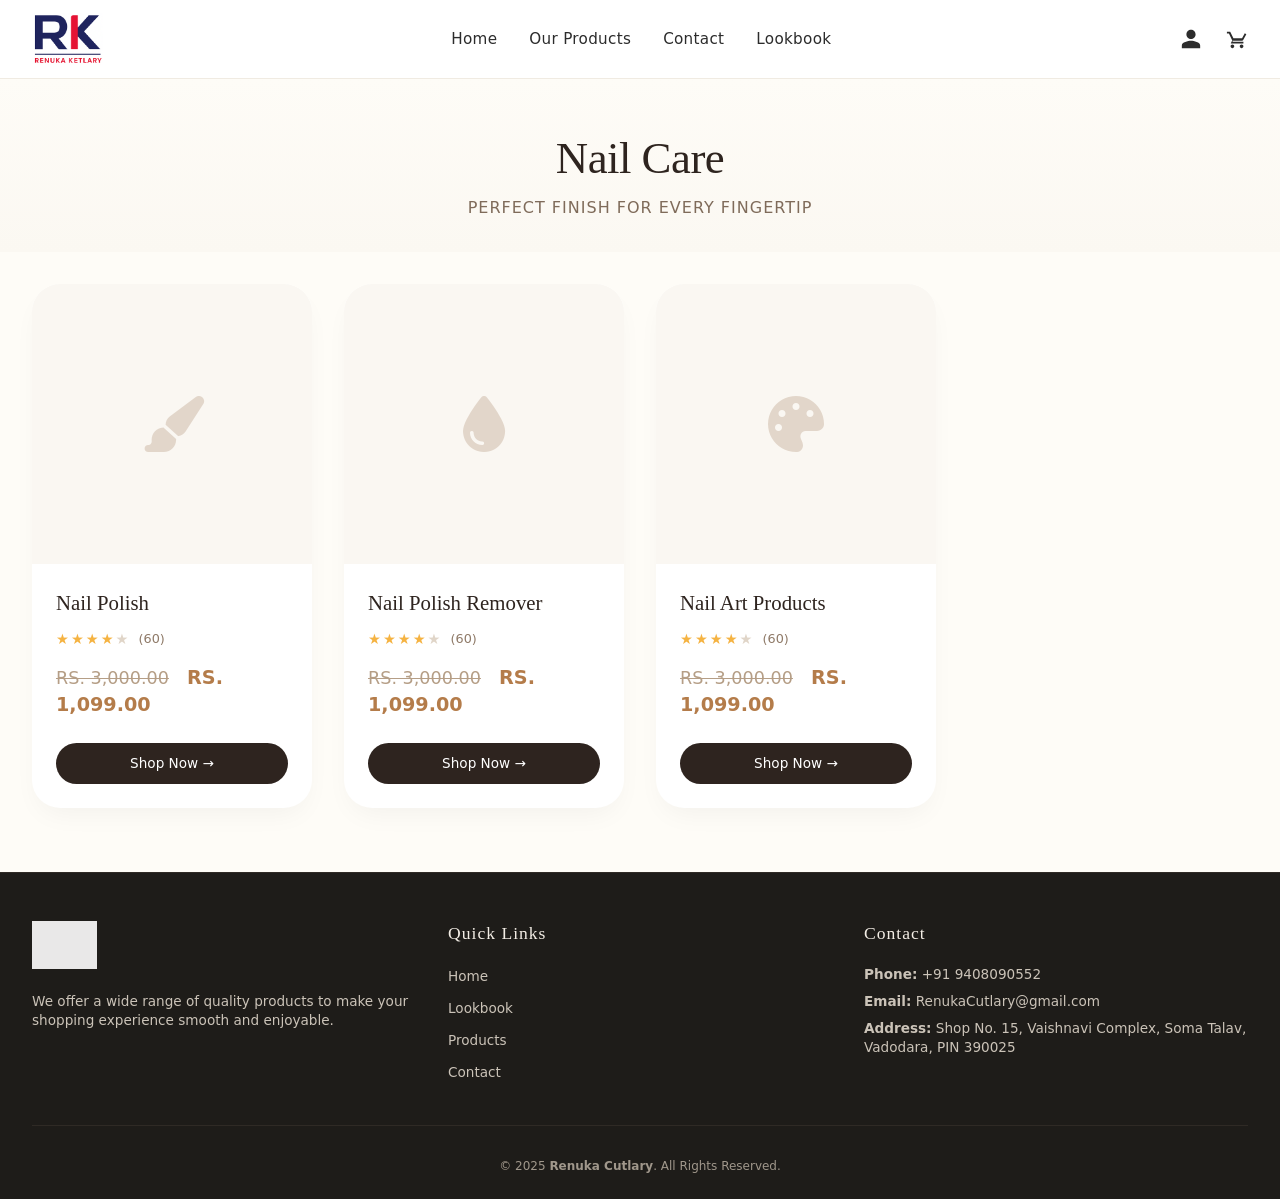
<file: Nailcare.html>
<!DOCTYPE html>
<html lang="en">
<head>
    <meta charset="UTF-8">
    <meta name="viewport" content="width=device-width, initial-scale=1.0">
    <title>Renuka Cutlary | Nail Care</title>
    <link rel="stylesheet" href="https://cdnjs.cloudflare.com/ajax/libs/font-awesome/6.6.0/css/all.min.css">
    <style>
        * {
            margin: 0;
            padding: 0;
            box-sizing: border-box;
        }

        body {
            background: #fefcf7;
            font-family: 'Inter', system-ui, -apple-system, sans-serif;
            color: #1e1e1e;
            line-height: 1.4;
        }

        /* ========== HEADER ========== */
        header {
            background: #ffffff;
            border-bottom: 1px solid #f0ebe2;
            position: sticky;
            top: 0;
            z-index: 1000;
            backdrop-filter: blur(2px);
            background: rgba(255, 255, 255, 0.96);
        }

        .nav-bar {
            max-width: 1400px;
            margin: 0 auto;
            padding: 0.8rem 2rem;
            display: flex;
            align-items: center;
            justify-content: space-between;
            flex-wrap: wrap;
        }

        .logo {
            height: 52px;
            width: auto;
            object-fit: contain;
            transition: transform 0.2s ease;
        }

        .logo:hover {
            transform: scale(1.02);
        }

        .menu-links {
            display: flex;
            align-items: center;
            gap: 2rem;
            list-style: none;
        }

        .menu-links li a {
            text-decoration: none;
            font-weight: 500;
            font-size: 0.95rem;
            letter-spacing: 0.3px;
            color: #2c2c2c;
            transition: color 0.25s ease;
            position: relative;
        }

        .menu-links li a:hover,
        .menu-links li a.active {
            color: #b47c4a;
        }

        .menu-links li a::after {
            content: '';
            position: absolute;
            width: 0;
            height: 2px;
            bottom: -6px;
            left: 0;
            background-color: #b47c4a;
            transition: width 0.25s ease;
        }

        .menu-links li a:hover::after,
        .menu-links li a.active::after {
            width: 100%;
        }

        .nav-icons {
            display: flex;
            align-items: center;
            gap: 1.5rem;
        }

        .icon {
            display: inline-flex;
            align-items: center;
            justify-content: center;
            transition: transform 0.2s, color 0.2s;
            color: #2c2c2c;
        }

        .icon svg {
            fill: currentColor;
        }

        .icon:hover {
            transform: translateY(-2px);
            color: #b47c4a;
        }

        /* hide checkbox & mobile toggles by default */
        #check, .open-menu, .close-menu {
            display: none;
        }

        /* ========== PAGE TITLE ========== */
        .page-header {
            text-align: center;
            padding: 3rem 2rem 2rem;
            background: linear-gradient(to bottom, #fefcf7, #fbf8f2);
        }

        .page-header h1 {
            font-family: 'Playfair Display', 'Times New Roman', serif;
            font-size: 2.8rem;
            font-weight: 500;
            color: #2e241f;
            letter-spacing: -0.5px;
            margin-bottom: 0.5rem;
        }

        .page-header p {
            font-size: 1rem;
            color: #7f6b5a;
            letter-spacing: 1px;
            text-transform: uppercase;
            font-weight: 400;
        }

        /* ========== PRODUCT GRID ========== */
        .products-grid {
            max-width: 1400px;
            margin: 2rem auto 4rem;
            padding: 0 2rem;
            display: grid;
            grid-template-columns: repeat(auto-fill, minmax(280px, 1fr));
            gap: 2rem;
        }

        .card {
            background: #ffffff;
            border-radius: 28px;
            overflow: hidden;
            box-shadow: 0 12px 28px -8px rgba(0, 0, 0, 0.05);
            transition: all 0.3s cubic-bezier(0.2, 0.9, 0.4, 1.1);
            cursor: pointer;
        }

        .card:hover {
            transform: translateY(-8px);
            box-shadow: 0 24px 40px -12px rgba(0, 0, 0, 0.2);
        }

        /* Media area - no image, just a subtle decorative element */
        .media {
            position: relative;
            aspect-ratio: 1 / 1;
            background: #faf7f2;
            display: flex;
            align-items: center;
            justify-content: center;
            transition: background 0.3s ease;
        }

        .card:hover .media {
            background: #f5efe8;
        }

        /* optional decorative icon (can be removed if you want absolutely nothing) */
        .media .decor-icon {
            font-size: 3.5rem;
            color: #e2d6ca;
            transition: color 0.3s ease;
        }

        .card:hover .media .decor-icon {
            color: #c9b69e;
        }

        .card-body {
            padding: 1.5rem;
        }

        .product-title {
            font-family: 'Playfair Display', serif;
            font-size: 1.3rem;
            font-weight: 500;
            color: #2e241f;
            margin-bottom: 0.5rem;
        }

        .rating {
            display: flex;
            align-items: center;
            gap: 0.5rem;
            margin: 0.75rem 0;
        }

        .stars {
            color: #f5b342;
            font-size: 0.9rem;
            letter-spacing: 2px;
        }

        .star-empty {
            color: #e0d5c8;
        }

        .review-count {
            font-size: 0.8rem;
            color: #8f7a68;
        }

        .price {
            margin: 1rem 0;
            font-size: 1.1rem;
            font-weight: 600;
        }

        .old-price {
            text-decoration: line-through;
            color: #b59e86;
            margin-right: 0.75rem;
            font-weight: 400;
        }

        .new-price {
            color: #b47c4a;
            font-size: 1.2rem;
        }

        .btn {
            display: inline-block;
            background: #2e241f;
            color: white;
            border: none;
            padding: 0.7rem 1.5rem;
            border-radius: 40px;
            font-weight: 500;
            font-size: 0.85rem;
            cursor: pointer;
            transition: all 0.2s ease;
            text-decoration: none;
            text-align: center;
            width: 100%;
            margin-top: 0.5rem;
        }

        .btn:hover {
            background: #b47c4a;
            transform: translateY(-2px);
        }

        /* ========== FOOTER ========== */
        .site-footer {
            background: #1e1c19;
            color: #e5dfd7;
            padding: 3rem 2rem 1.5rem;
            margin-top: 2rem;
            border-top: 1px solid #2f2a25;
        }

        .footer-container {
            max-width: 1400px;
            margin: 0 auto;
            display: flex;
            flex-wrap: wrap;
            justify-content: space-between;
            gap: 2rem;
        }

        .footer-column {
            flex: 1;
            min-width: 200px;
        }

        .footer-logo {
            height: 48px;
            width: auto;
            margin-bottom: 1rem;
            filter: brightness(0) invert(1);
            opacity: 0.9;
        }

        .footer-text {
            font-size: 0.85rem;
            line-height: 1.5;
            color: #cbc3b8;
        }

        .footer-column h3 {
            font-family: 'Playfair Display', serif;
            font-size: 1.1rem;
            letter-spacing: 1px;
            margin-bottom: 1.2rem;
            font-weight: 500;
            color: #f3ede5;
        }

        .footer-column ul {
            list-style: none;
            padding: 0;
        }

        .footer-column ul li {
            margin-bottom: 0.6rem;
        }

        .footer-column ul li a {
            color: #cbc3b8;
            text-decoration: none;
            font-size: 0.85rem;
            transition: color 0.2s;
        }

        .footer-column ul li a:hover {
            color: #d9af7a;
        }

        .footer-column p {
            font-size: 0.85rem;
            margin-bottom: 0.5rem;
            color: #cbc3b8;
            line-height: 1.4;
        }

        .footer-bottom {
            text-align: center;
            padding-top: 2rem;
            margin-top: 2rem;
            border-top: 1px solid #2f2a25;
            font-size: 0.75rem;
            color: #a0978b;
        }

        /* ========== RESPONSIVE ========== */
        @media screen and (max-width: 850px) {
            .open-menu, .close-menu {
                display: block;
                font-size: 1.6rem;
                cursor: pointer;
                color: #2c2c2c;
            }
            .menu-links {
                position: fixed;
                top: 0;
                right: -100%;
                width: 280px;
                height: 100vh;
                background: #fffffffa;
                backdrop-filter: blur(10px);
                flex-direction: column;
                justify-content: center;
                align-items: center;
                gap: 2rem;
                box-shadow: -8px 0 24px rgba(0,0,0,0.05);
                transition: 0.4s ease;
                z-index: 2000;
                padding: 2rem 1rem;
                list-style: none;
            }
            .menu-links li a {
                font-size: 1.2rem;
            }
            .close-menu {
                position: absolute;
                top: 1.5rem;
                right: 1.8rem;
            }
            #check:checked ~ .menu-links {
                right: 0;
            }
            .nav-icons {
                margin-left: auto;
                gap: 1rem;
            }
            .nav-bar {
                padding: 0.8rem 1.5rem;
            }
            .logo {
                height: 42px;
            }
            .footer-container {
                flex-direction: column;
                gap: 1.5rem;
            }
        }

        @media screen and (max-width: 550px) {
            .products-grid {
                padding: 0 1rem;
                gap: 1.2rem;
            }
            .page-header h1 {
                font-size: 2rem;
            }
        }
    </style>
</head>
<body>

<header>
    <div class="nav-bar">
        <img class="logo" src="ChatGPT Image Oct 28, 2025, 10_45_34 AM.png" alt="Renuka Cutlary Logo">
        <input type="checkbox" id="check">
        <ul class="menu-links">
            <li><a href="index.html">Home</a></li>
            <li><a href="Products.html">Our Products</a></li>
            <li><a href="Contact.html">Contact</a></li>
            <li><a href="lookbook.html">Lookbook</a></li>
            <label for="check" class="close-menu"><i class="fas fa-times"></i></label>
        </ul>
        <div class="nav-icons">
            <a href="login.html" class="icon" title="Login">
                <svg viewBox="0 0 24 24" width="22" height="22" fill="currentColor">
                    <path d="M12 12c2.7 0 5-2.3 5-5s-2.3-5-5-5-5 2.3-5 5 2.3 5 5 5zm0 2c-3.3 0-10 1.7-10 5v3h20v-3c0-3.3-6.7-5-10-5z"/>
                </svg>
            </a>
            <a href="cart.html" class="icon" title="Cart">
                <svg viewBox="0 0 24 24" width="22" height="22" fill="currentColor">
                    <path d="M7 18c-1.1 0-2 .9-2 2s.9 2 2 2 2-.9 2-2-.9-2-2-2zm10 0c-1.1 0-2 .9-2 2s.9 2 2 2 2-.9 2-2-.9-2-2-2zM7.2 14h9.9c.8 0 1.5-.5 1.8-1.2l3.3-6.1-1.7-.9-3 5.5H8.1L4.6 4H1v2h2.2l3.6 7.6-1.3 2.4C4.8 16.4 5.4 17 6.1 17H19v-2H7.2z"/>
                </svg>
            </a>
            <label for="check" class="open-menu"><i class="fas fa-bars"></i></label>
        </div>
    </div>
</header>

<main>
    <div class="page-header">
        <h1>Nail Care</h1>
        <p>Perfect finish for every fingertip</p>
    </div>

    <div class="products-grid">
        <!-- Nail Polish (no image) -->
        <article class="card">
            <div class="media">
                <i class="fas fa-paint-brush decor-icon"></i>
            </div>
            <div class="card-body">
                <h2 class="product-title">Nail Polish</h2>
                <div class="rating">
                    <span class="stars">★★★★<span class="star-empty">★</span></span>
                    <span class="review-count">(60)</span>
                </div>
                <div class="price">
                    <span class="old-price">RS. 3,000.00</span>
                    <span class="new-price">RS. 1,099.00</span>
                </div>
                <a href="Nailpolish.html" class="btn">Shop Now →</a>
            </div>
        </article>

        <!-- Nail Polish Remover (no image) -->
        <article class="card">
            <div class="media">
                <i class="fas fa-tint decor-icon"></i>
            </div>
            <div class="card-body">
                <h2 class="product-title">Nail Polish Remover</h2>
                <div class="rating">
                    <span class="stars">★★★★<span class="star-empty">★</span></span>
                    <span class="review-count">(60)</span>
                </div>
                <div class="price">
                    <span class="old-price">RS. 3,000.00</span>
                    <span class="new-price">RS. 1,099.00</span>
                </div>
                <a href="Nailremover.html" class="btn">Shop Now →</a>
            </div>
        </article>

        <!-- Nail Art Products (no image) -->
        <article class="card">
            <div class="media">
                <i class="fas fa-palette decor-icon"></i>
            </div>
            <div class="card-body">
                <h2 class="product-title">Nail Art Products</h2>
                <div class="rating">
                    <span class="stars">★★★★<span class="star-empty">★</span></span>
                    <span class="review-count">(60)</span>
                </div>
                <div class="price">
                    <span class="old-price">RS. 3,000.00</span>
                    <span class="new-price">RS. 1,099.00</span>
                </div>
                <a href="Nailart.html" class="btn">Shop Now →</a>
            </div>
        </article>
    </div>
</main>

<footer class="site-footer">
    <div class="footer-container">
        <div class="footer-column">
            <img class="footer-logo" src="ChatGPT Image Oct 28, 2025, 10_45_34 AM.png" alt="Renuka Cutlary Logo">
            <p class="footer-text">
                We offer a wide range of quality products to make your shopping experience smooth and enjoyable.
            </p>
        </div>
        <div class="footer-column">
            <h3>Quick Links</h3>
            <ul>
                <li><a href="index.html">Home</a></li>
                <li><a href="lookbook.html">Lookbook</a></li>
                <li><a href="Products.html">Products</a></li>
                <li><a href="Contact.html">Contact</a></li>
            </ul>
        </div>
        <div class="footer-column">
            <h3>Contact</h3>
            <p><strong>Phone:</strong> +91 9408090552</p>
            <p><strong>Email:</strong> RenukaCutlary@gmail.com</p>
            <p><strong>Address:</strong> Shop No. 15, Vaishnavi Complex, Soma Talav, Vadodara, PIN 390025</p>
        </div>
    </div>
    <div class="footer-bottom">
        <p>© 2025 <strong>Renuka Cutlary</strong>. All Rights Reserved.</p>
    </div>
</footer>

<script>
    // Click on card navigates to product page
    document.querySelectorAll('.card').forEach(card => {
        card.addEventListener('click', (e) => {
            if (e.target.tagName === 'A' || e.target.closest('a')) return;
            const link = card.querySelector('.btn');
            if (link) window.location.href = link.href;
        });
    });
</script>
</body>
</html>
</file>
